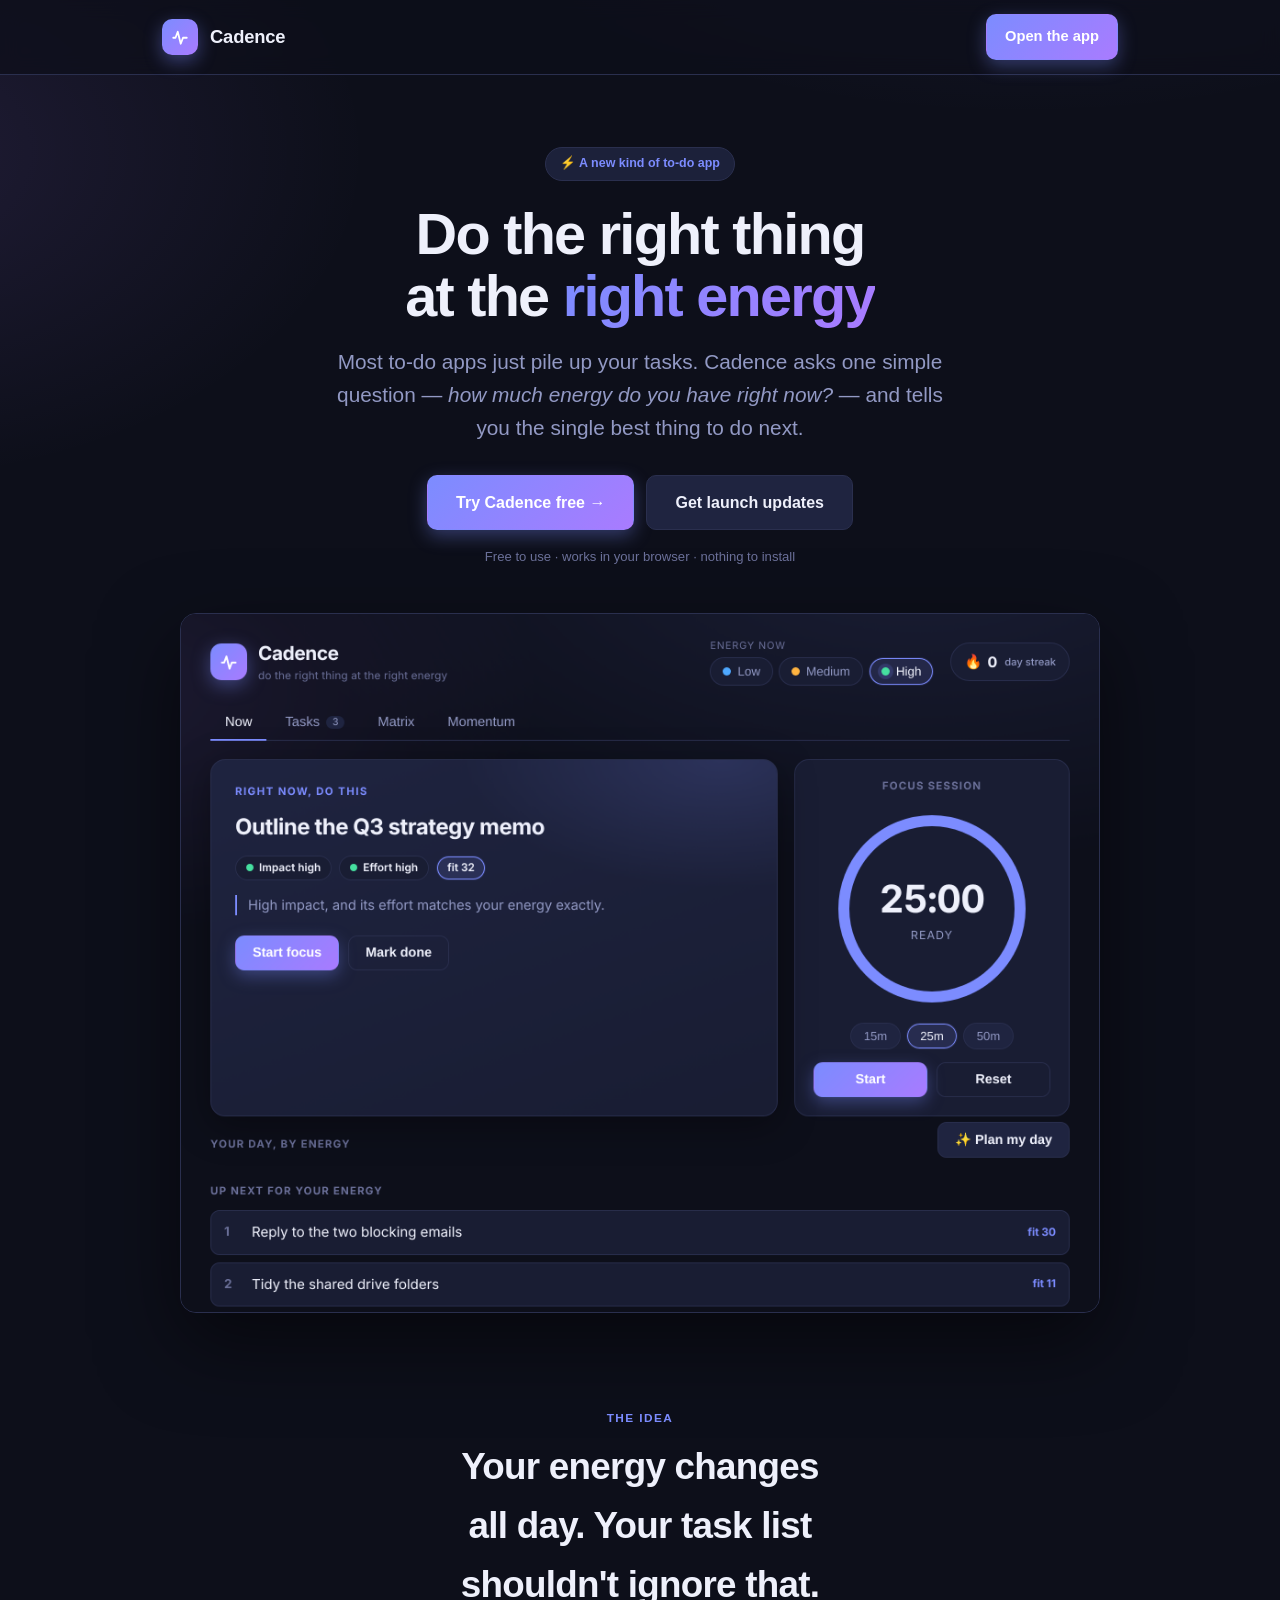
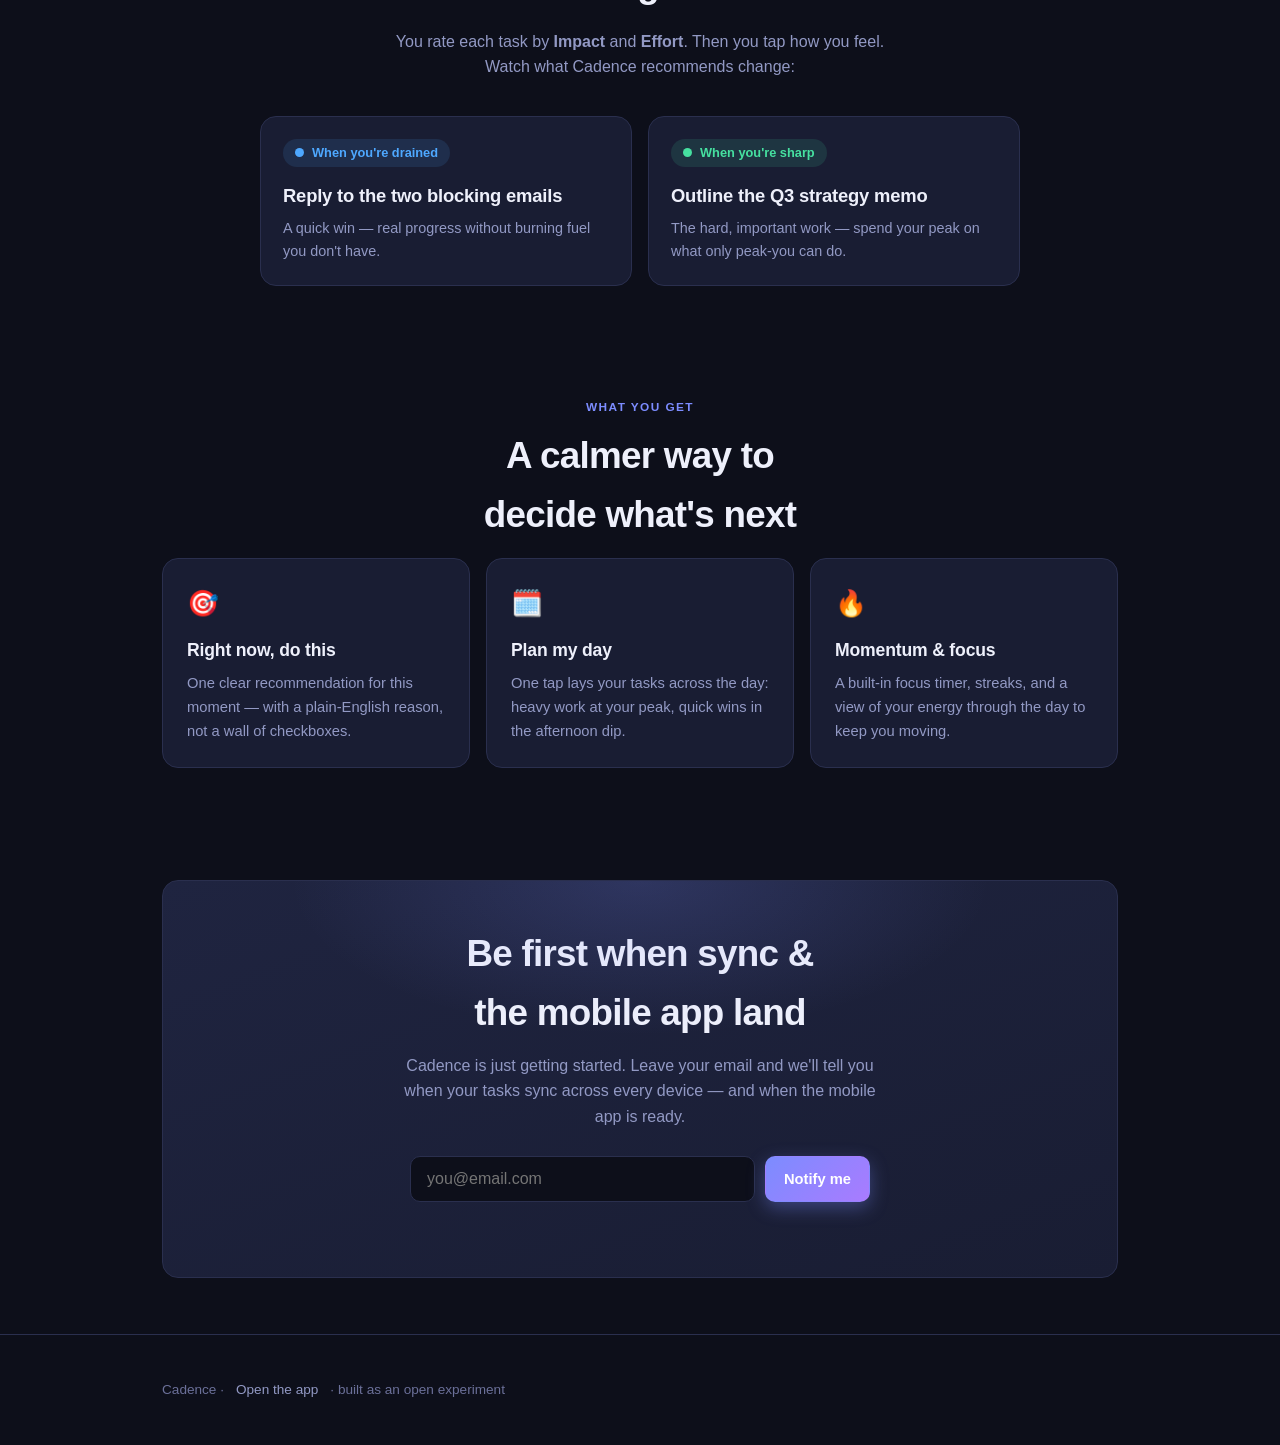
<file: index.html>
<!DOCTYPE html>
<html lang="en">
<head>
  <meta charset="UTF-8" />
  <meta name="viewport" content="width=device-width, initial-scale=1.0" />
  <title>Cadence — the to-do app that works with your energy</title>
  <meta name="description" content="Most to-do apps just list your tasks. Cadence tells you the single best thing to do right now, based on how much energy you have." />
  <style>
    :root {
      --bg: #0d0f1a; --surface: #191d33; --surface-2: #1f2440; --border: #2a2f4e;
      --text: #eef0fb; --muted: #9299c4; --faint: #6b7099;
      --accent: #7c8cff; --accent-2: #a97bff; --accent-soft: rgba(124,140,255,0.14);
      --low: #4ea8ff; --medium: #ffb340; --high: #46e0a0;
      --radius: 16px; --radius-sm: 10px;
    }
    * { box-sizing: border-box; margin: 0; padding: 0; }
    html { scroll-behavior: smooth; }
    body {
      font-family: -apple-system, BlinkMacSystemFont, "Segoe UI", Roboto, Helvetica, Arial, sans-serif;
      background:
        radial-gradient(1200px 700px at 80% -10%, rgba(124,140,255,0.14), transparent 60%),
        radial-gradient(900px 600px at -10% 5%, rgba(169,123,255,0.12), transparent 55%),
        var(--bg);
      color: var(--text); line-height: 1.6; -webkit-font-smoothing: antialiased;
    }
    .wrap { max-width: 1000px; margin: 0 auto; padding: 0 22px; }
    a { color: inherit; }

    /* Header */
    header.site { position: sticky; top: 0; z-index: 10; backdrop-filter: blur(10px);
      background: rgba(13,15,26,0.7); border-bottom: 1px solid var(--border); }
    .site .wrap { display: flex; align-items: center; gap: 12px; padding-top: 14px; padding-bottom: 14px; }
    .logo { display: grid; place-items: center; width: 36px; height: 36px; border-radius: 10px; color: #fff;
      background: linear-gradient(135deg, var(--accent), var(--accent-2)); box-shadow: 0 6px 18px rgba(124,140,255,0.4); }
    .brandname { font-weight: 700; font-size: 1.15rem; letter-spacing: -0.01em; margin-right: auto; }
    .btn { display: inline-block; border: 1px solid var(--border); background: var(--surface-2); color: var(--text);
      padding: 10px 18px; border-radius: var(--radius-sm); font-size: 0.92rem; font-weight: 600; cursor: pointer;
      text-decoration: none; transition: all 0.15s; }
    .btn:hover { border-color: var(--accent); }
    .btn.primary { background: linear-gradient(135deg, var(--accent), var(--accent-2)); border-color: transparent; color: #fff;
      box-shadow: 0 6px 18px rgba(124,140,255,0.35); }
    .btn.primary:hover { filter: brightness(1.08); }
    .btn.lg { padding: 14px 28px; font-size: 1rem; }

    /* Hero */
    .hero { padding: 72px 0 40px; text-align: center; }
    .eyebrow { display: inline-flex; align-items: center; gap: 8px; font-size: 0.78rem; font-weight: 600;
      color: var(--accent); background: var(--accent-soft); border: 1px solid var(--border);
      padding: 6px 14px; border-radius: 999px; margin-bottom: 22px; }
    .hero h1 { font-size: clamp(2.1rem, 6vw, 3.6rem); line-height: 1.08; letter-spacing: -0.03em; text-wrap: balance;
      max-width: 16ch; margin: 0 auto 18px; }
    .hero h1 .grad { background: linear-gradient(120deg, var(--accent), var(--accent-2)); -webkit-background-clip: text;
      background-clip: text; -webkit-text-fill-color: transparent; }
    .hero p.sub { font-size: clamp(1.05rem, 2.4vw, 1.3rem); color: var(--muted); max-width: 54ch; margin: 0 auto 30px; }
    .hero-cta { display: flex; gap: 12px; justify-content: center; flex-wrap: wrap; }
    .hero-note { font-size: 0.82rem; color: var(--faint); margin-top: 16px; }

    .shot { margin: 46px auto 0; max-width: 920px; border-radius: var(--radius); overflow: hidden;
      border: 1px solid var(--border); box-shadow: 0 30px 80px rgba(0,0,0,0.5); display: block; }
    .shot img { width: 100%; display: block; }

    /* Sections */
    section { padding: 56px 0; }
    .section-label { text-align: center; font-size: 0.74rem; text-transform: uppercase; letter-spacing: 0.12em;
      color: var(--accent); font-weight: 700; margin-bottom: 10px; }
    h2 { text-align: center; font-size: clamp(1.6rem, 4vw, 2.3rem); letter-spacing: -0.02em; text-wrap: balance;
      max-width: 20ch; margin: 0 auto 14px; }
    .lead { text-align: center; color: var(--muted); max-width: 56ch; margin: 0 auto 36px; }

    /* Idea: energy demo */
    .energy-demo { display: grid; grid-template-columns: repeat(2, 1fr); gap: 16px; max-width: 760px; margin: 0 auto; }
    .ecard { background: var(--surface); border: 1px solid var(--border); border-radius: var(--radius); padding: 22px; }
    .ecard .lvl { display: inline-flex; align-items: center; gap: 8px; font-size: 0.8rem; font-weight: 700;
      padding: 4px 12px; border-radius: 999px; margin-bottom: 14px; }
    .ecard .dot { width: 9px; height: 9px; border-radius: 50%; }
    .ecard.low .lvl { color: var(--low); background: rgba(78,168,255,0.12); } .ecard.low .dot { background: var(--low); }
    .ecard.high .lvl { color: var(--high); background: rgba(70,224,160,0.12); } .ecard.high .dot { background: var(--high); }
    .ecard .pick { font-size: 1.15rem; font-weight: 700; letter-spacing: -0.01em; margin-bottom: 6px; }
    .ecard .why { font-size: 0.9rem; color: var(--muted); }

    /* Features */
    .features { display: grid; grid-template-columns: repeat(3, 1fr); gap: 16px; }
    .feat { background: var(--surface); border: 1px solid var(--border); border-radius: var(--radius); padding: 24px; }
    .feat .ic { font-size: 1.6rem; margin-bottom: 12px; }
    .feat h3 { font-size: 1.1rem; letter-spacing: -0.01em; margin-bottom: 8px; }
    .feat p { font-size: 0.92rem; color: var(--muted); }

    /* Signup */
    .signup { background: linear-gradient(160deg, var(--surface-2), var(--surface)); border: 1px solid var(--border);
      border-radius: var(--radius); padding: 44px 28px; text-align: center; position: relative; overflow: hidden; }
    .signup::before { content: ""; position: absolute; inset: 0;
      background: radial-gradient(500px 220px at 50% 0%, rgba(124,140,255,0.18), transparent 70%); pointer-events: none; }
    .signup h2 { margin-bottom: 10px; }
    .signup .lead { margin-bottom: 26px; }
    form.capture { display: flex; gap: 10px; max-width: 460px; margin: 0 auto; flex-wrap: wrap; justify-content: center; }
    form.capture input { flex: 1 1 240px; background: var(--bg); border: 1px solid var(--border); color: var(--text);
      padding: 13px 16px; border-radius: var(--radius-sm); font-size: 1rem; outline: none; }
    form.capture input:focus { border-color: var(--accent); }
    .form-msg { margin-top: 14px; font-size: 0.9rem; min-height: 1.2em; }
    .form-msg.ok { color: var(--high); } .form-msg.err { color: #ff7a85; }

    footer.site { border-top: 1px solid var(--border); padding: 30px 0; text-align: center; color: var(--faint); font-size: 0.85rem; }
    footer.site a { color: var(--muted); text-decoration: none; }
    footer.site a:hover { color: var(--text); }

    @media (max-width: 720px) {
      .energy-demo { grid-template-columns: 1fr; }
      .features { grid-template-columns: 1fr; }
    }
    @media (prefers-reduced-motion: reduce) { html { scroll-behavior: auto; } }
  </style>
</head>
<body>
  <header class="site">
    <div class="wrap">
      <span class="logo" aria-hidden="true">
        <svg viewBox="0 0 24 24" width="18" height="18" fill="none" stroke="currentColor" stroke-width="2.4" stroke-linecap="round" stroke-linejoin="round"><path d="M3 13h3l3-8 4 16 3-8h5"/></svg>
      </span>
      <span class="brandname">Cadence</span>
      <a class="btn primary" href="app.html">Open the app</a>
    </div>
  </header>

  <main>
    <section class="hero">
      <div class="wrap">
        <span class="eyebrow">⚡ A new kind of to-do app</span>
        <h1>Do the right thing at the <span class="grad">right energy</span></h1>
        <p class="sub">
          Most to-do apps just pile up your tasks. Cadence asks one simple question —
          <em>how much energy do you have right now?</em> — and tells you the single best thing to do next.
        </p>
        <div class="hero-cta">
          <a class="btn primary lg" href="app.html">Try Cadence free →</a>
          <a class="btn lg" href="#signup">Get launch updates</a>
        </div>
        <p class="hero-note">Free to use · works in your browser · nothing to install</p>

        <a class="shot" href="app.html" aria-label="Open the Cadence app">
          <img src="assets/cadence-hero.png" alt="The Cadence app recommending the best task for your current energy, with a focus timer" />
        </a>
      </div>
    </section>

    <section id="how">
      <div class="wrap">
        <div class="section-label">The idea</div>
        <h2>Your energy changes all day. Your task list shouldn't ignore that.</h2>
        <p class="lead">
          You rate each task by <strong>Impact</strong> and <strong>Effort</strong>. Then you tap how you feel.
          Watch what Cadence recommends change:
        </p>
        <div class="energy-demo">
          <div class="ecard low">
            <span class="lvl"><span class="dot"></span>When you're drained</span>
            <div class="pick">Reply to the two blocking emails</div>
            <div class="why">A quick win — real progress without burning fuel you don't have.</div>
          </div>
          <div class="ecard high">
            <span class="lvl"><span class="dot"></span>When you're sharp</span>
            <div class="pick">Outline the Q3 strategy memo</div>
            <div class="why">The hard, important work — spend your peak on what only peak-you can do.</div>
          </div>
        </div>
      </div>
    </section>

    <section id="features">
      <div class="wrap">
        <div class="section-label">What you get</div>
        <h2>A calmer way to decide what's next</h2>
        <div class="features">
          <div class="feat">
            <div class="ic">🎯</div>
            <h3>Right now, do this</h3>
            <p>One clear recommendation for this moment — with a plain-English reason, not a wall of checkboxes.</p>
          </div>
          <div class="feat">
            <div class="ic">🗓️</div>
            <h3>Plan my day</h3>
            <p>One tap lays your tasks across the day: heavy work at your peak, quick wins in the afternoon dip.</p>
          </div>
          <div class="feat">
            <div class="ic">🔥</div>
            <h3>Momentum &amp; focus</h3>
            <p>A built-in focus timer, streaks, and a view of your energy through the day to keep you moving.</p>
          </div>
        </div>
      </div>
    </section>

    <section id="signup">
      <div class="wrap">
        <div class="signup">
          <h2>Be first when sync &amp; the mobile app land</h2>
          <p class="lead">Cadence is just getting started. Leave your email and we'll tell you when your tasks
            sync across every device — and when the mobile app is ready.</p>
          <form class="capture" id="signup-form" novalidate>
            <input type="email" id="email" name="email" placeholder="you@email.com" aria-label="Email address" required />
            <button class="btn primary" type="submit">Notify me</button>
          </form>
          <p class="form-msg" id="form-msg" role="status" aria-live="polite"></p>
        </div>
      </div>
    </section>
  </main>

  <footer class="site">
    <div class="wrap">
      Cadence · <a href="app.html">Open the app</a> · built as an open experiment
    </div>
  </footer>

  <script>
    /* ---- Email capture ----
       To collect real emails, create a FREE Formspree form (https://formspree.io),
       copy your form's endpoint, and paste it between the quotes below.
       Until then, the form confirms politely but nothing is stored. */
    const FORM_ENDPOINT = ""; // e.g. "https://formspree.io/f/abcdwxyz"

    const form = document.getElementById("signup-form");
    const msg = document.getElementById("form-msg");
    const emailInput = document.getElementById("email");

    function setMsg(text, kind) {
      msg.textContent = text;
      msg.className = "form-msg" + (kind ? " " + kind : "");
    }

    form.addEventListener("submit", async (e) => {
      e.preventDefault();
      const email = emailInput.value.trim();
      if (!/^[^@\s]+@[^@\s]+\.[^@\s]+$/.test(email)) {
        setMsg("That doesn't look like an email — mind checking it?", "err");
        return;
      }
      if (!FORM_ENDPOINT) {
        // Not wired up yet — be honest in dev, friendly to visitors.
        setMsg("Thanks! You're on the list. 🎉", "ok");
        form.reset();
        return;
      }
      setMsg("Signing you up…", "");
      try {
        const res = await fetch(FORM_ENDPOINT, {
          method: "POST",
          headers: { "Accept": "application/json", "Content-Type": "application/json" },
          body: JSON.stringify({ email }),
        });
        if (res.ok) {
          setMsg("You're on the list — thanks! 🎉", "ok");
          form.reset();
        } else {
          setMsg("Something went wrong. Please try again in a moment.", "err");
        }
      } catch (err) {
        setMsg("Couldn't reach the server. Please try again.", "err");
      }
    });
  </script>
</body>
</html>
</file>
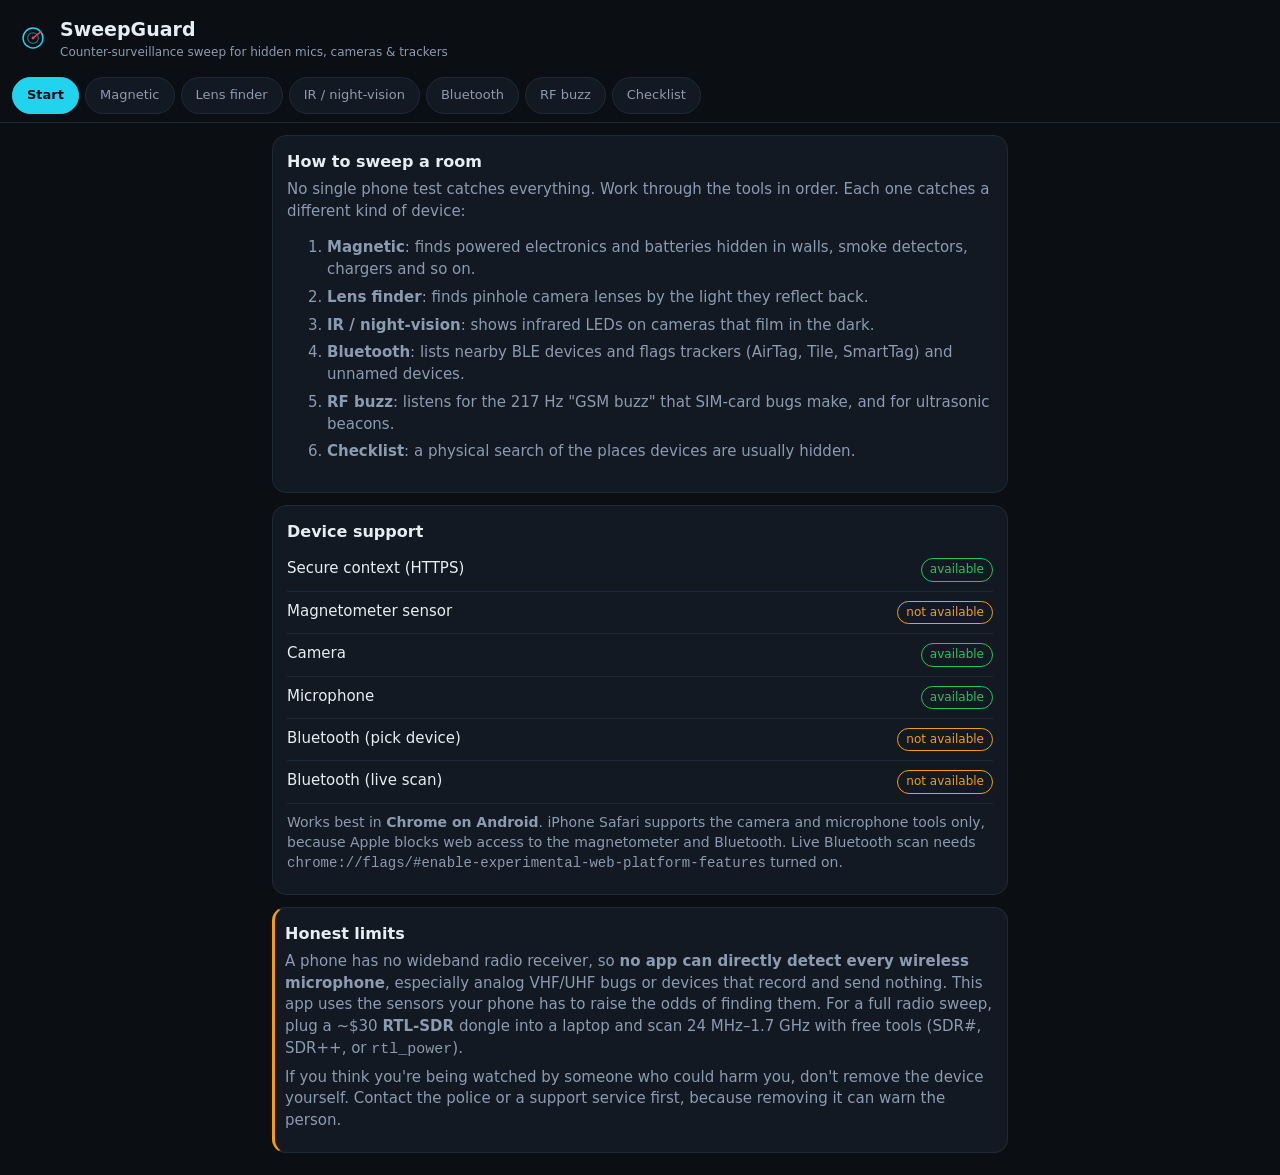
<file: sweep/index.html>
<!DOCTYPE html>
<html lang="en">
<head>
<meta charset="utf-8">
<meta name="viewport" content="width=device-width,initial-scale=1,viewport-fit=cover">
<meta name="theme-color" content="#0b0f14">
<title>SweepGuard – Hidden Device Detector</title>
<link rel="manifest" href="manifest.webmanifest">
<link rel="icon" href="icon.svg">
<style>
:root{--bg:#0b0f14;--card:#121922;--line:#1f2a36;--tx:#e6edf3;--mut:#8b9bb0;--acc:#22d3ee;--bad:#f43f5e;--warn:#f59e0b;--ok:#22c55e}
*{box-sizing:border-box}
body{margin:0;font:15px/1.45 system-ui,-apple-system,Segoe UI,Roboto,sans-serif;background:var(--bg);color:var(--tx);padding-bottom:env(safe-area-inset-bottom)}
header{padding:16px 16px 8px;display:flex;align-items:center;gap:10px}
header img{width:34px;height:34px}
header h1{font-size:19px;margin:0}
header small{color:var(--mut);display:block;font-weight:400;font-size:12px}
nav{display:flex;gap:6px;overflow-x:auto;padding:8px 12px;position:sticky;top:0;background:var(--bg);z-index:5;border-bottom:1px solid var(--line)}
nav button{flex:0 0 auto;background:var(--card);color:var(--mut);border:1px solid var(--line);border-radius:999px;padding:8px 14px;font:inherit;font-size:13px}
nav button.on{color:#001018;background:var(--acc);border-color:var(--acc);font-weight:600}
main{padding:12px;max-width:760px;margin:auto}
section{display:none}section.on{display:block}
.card{background:var(--card);border:1px solid var(--line);border-radius:14px;padding:14px;margin-bottom:12px}
.card h2{font-size:16px;margin:0 0 6px}
.card p,.card li{color:var(--mut);margin:6px 0}
.btn{background:var(--acc);color:#001018;border:0;border-radius:10px;padding:11px 16px;font:inherit;font-weight:600;cursor:pointer}
.btn.sec{background:transparent;color:var(--tx);border:1px solid var(--line)}
.btn:disabled{opacity:.4}
.row{display:flex;gap:8px;flex-wrap:wrap;align-items:center}
.big{font-size:44px;font-weight:700;font-variant-numeric:tabular-nums;line-height:1}
.unit{font-size:14px;color:var(--mut);font-weight:400}
.meter{height:14px;background:#0a1118;border-radius:8px;overflow:hidden;border:1px solid var(--line);margin:10px 0}
.meter>div{height:100%;width:0;background:linear-gradient(90deg,var(--ok),var(--warn),var(--bad));transition:width .1s}
canvas,video{width:100%;border-radius:10px;background:#000;display:block}
.vwrap{position:relative}
.vwrap canvas{position:absolute;inset:0;height:100%;background:transparent}
.pill{display:inline-block;padding:2px 8px;border-radius:999px;font-size:12px;border:1px solid var(--line);color:var(--mut)}
.pill.bad{color:var(--bad);border-color:var(--bad)}.pill.warn{color:var(--warn);border-color:var(--warn)}.pill.ok{color:var(--ok);border-color:var(--ok)}
.status{font-size:13px;color:var(--mut);margin-top:8px;min-height:1.2em}
.dev{display:flex;justify-content:space-between;gap:8px;padding:9px 0;border-bottom:1px solid var(--line)}
.dev:last-child{border:0}
.dev b{display:block}.dev small{color:var(--mut)}
label.ck{display:flex;gap:10px;align-items:flex-start;padding:7px 0;color:var(--tx)}
label.ck input{margin-top:3px;width:18px;height:18px;accent-color:var(--acc)}
input[type=range]{width:100%;accent-color:var(--acc)}
.warnbox{border-left:3px solid var(--warn);padding-left:10px}
a{color:var(--acc)}
</style>
</head>
<body>
<header><img src="icon.svg" alt=""><h1>SweepGuard<small>Counter-surveillance sweep for hidden mics, cameras & trackers</small></h1></header>
<nav id="tabs">
  <button data-t="home" class="on">Start</button>
  <button data-t="mag">Magnetic</button>
  <button data-t="lens">Lens finder</button>
  <button data-t="ir">IR / night-vision</button>
  <button data-t="ble">Bluetooth</button>
  <button data-t="audio">RF buzz</button>
  <button data-t="check">Checklist</button>
</nav>
<main>

<!-- HOME -->
<section id="home" class="on">
  <div class="card">
    <h2>How to sweep a room</h2>
    <p>No single phone test catches everything. Work through the tools in order. Each one catches a different kind of device:</p>
    <ol>
      <li><b>Magnetic</b>: finds powered electronics and batteries hidden in walls, smoke detectors, chargers and so on.</li>
      <li><b>Lens finder</b>: finds pinhole camera lenses by the light they reflect back.</li>
      <li><b>IR / night-vision</b>: shows infrared LEDs on cameras that film in the dark.</li>
      <li><b>Bluetooth</b>: lists nearby BLE devices and flags trackers (AirTag, Tile, SmartTag) and unnamed devices.</li>
      <li><b>RF buzz</b>: listens for the 217 Hz "GSM buzz" that SIM-card bugs make, and for ultrasonic beacons.</li>
      <li><b>Checklist</b>: a physical search of the places devices are usually hidden.</li>
    </ol>
  </div>
  <div class="card">
    <h2>Device support</h2>
    <div id="support"></div>
  </div>
  <div class="card warnbox">
    <h2>Honest limits</h2>
    <p>A phone has no wideband radio receiver, so <b>no app can directly detect every wireless microphone</b>, especially analog VHF/UHF bugs or devices that record and send nothing. This app uses the sensors your phone has to raise the odds of finding them. For a full radio sweep, plug a ~$30 <b>RTL-SDR</b> dongle into a laptop and scan 24 MHz–1.7 GHz with free tools (SDR#, SDR++, or <code>rtl_power</code>).</p>
    <p>If you think you're being watched by someone who could harm you, don't remove the device yourself. Contact the police or a support service first, because removing it can warn the person.</p>
  </div>
</section>

<!-- MAGNETIC -->
<section id="mag">
  <div class="card">
    <h2>Magnetic / electronics detector</h2>
    <p>Calibrate away from metal, then move the top of your phone slowly (5–10 cm away) over outlets, vents, clocks, smoke detectors, USB chargers, lamps and furniture. A sharp spike where nothing obvious should be is worth a closer look.</p>
    <div class="row"><button class="btn" id="magStart">Start</button><button class="btn sec" id="magCal" disabled>Calibrate (zero)</button><label class="row"><input type="checkbox" id="magSound" checked> Sound</label></div>
    <div style="margin-top:14px"><span class="big" id="magVal">--</span> <span class="unit">µT change</span> <span id="magFlag"></span></div>
    <div class="meter"><div id="magBar"></div></div>
    <div class="unit">Total field: <span id="magTot">--</span> µT · Earth's field is normally 25–65 µT</div>
    <canvas id="magChart" height="120" style="margin-top:10px"></canvas>
    <div class="status" id="magStatus"></div>
  </div>
</section>

<!-- LENS -->
<section id="lens">
  <div class="card">
    <h2>Pinhole camera lens finder</h2>
    <p>Turn off the room lights. Start the scan (the flashlight turns on if your phone allows it, otherwise hold a second torch next to the camera). Sweep slowly. Camera lenses reflect light straight back as a <b>small, sharp, steady glint</b>, often blue or purple. Red circles mark candidate spots. Move a little: a real lens stays bright, a random reflection flickers away.</p>
    <div class="row"><button class="btn" id="lensStart">Start scan</button><button class="btn sec" id="lensTorch" disabled>Torch</button></div>
    <label style="display:block;margin-top:10px" class="unit">Sensitivity <input type="range" id="lensSens" min="200" max="254" value="245"></label>
    <div class="vwrap" style="margin-top:10px"><video id="lensVid" playsinline muted></video><canvas id="lensOv"></canvas></div>
    <div class="status" id="lensStatus"></div>
  </div>
</section>

<!-- IR -->
<section id="ir">
  <div class="card">
    <h2>Infrared / night-vision camera check</h2>
    <p>Cameras that film in the dark light the room with infrared LEDs your eyes can't see, but many phone cameras can. <b>Test first:</b> point a TV remote at the camera and press a button. If you see the LED flash, that camera sees IR. Front cameras often see it better than rear ones.</p>
    <p>Then, in a dark room, sweep the room. Glowing purple or white dots, often in a ring, mean IR LEDs.</p>
    <div class="row"><button class="btn" id="irFront">Front camera</button><button class="btn sec" id="irBack">Rear camera</button></div>
    <div class="vwrap" style="margin-top:10px"><video id="irVid" playsinline muted></video><canvas id="irOv"></canvas></div>
    <div class="status" id="irStatus"></div>
  </div>
</section>

<!-- BLE -->
<section id="ble">
  <div class="card">
    <h2>Bluetooth device &amp; tracker scan</h2>
    <p>Lists nearby Bluetooth Low Energy devices with signal strength. It flags trackers (AirTag/Find My, Tile, Samsung SmartTag, Chipolo) and devices that hide their name. Walk around: a <b>stronger signal (closer to 0 dBm)</b> means you're getting closer.</p>
    <div class="row"><button class="btn" id="bleScan">Live scan</button><button class="btn sec" id="blePick">Pick a device</button><button class="btn sec" id="bleStop" disabled>Stop</button></div>
    <div class="status" id="bleStatus"></div>
    <div id="bleList" style="margin-top:8px"></div>
  </div>
  <div class="card">
    <h2>Also check</h2>
    <p><b>iPhone:</b> Settings → Privacy &amp; Security → Safety Check, and Find My → Items → "Identify Found Item". iOS warns you about unknown AirTags travelling with you.</p>
    <p><b>Android:</b> Settings → Safety &amp; emergency → Unknown tracker alerts → <i>Scan now</i>.</p>
    <p><b>Wi-Fi cameras:</b> use the free <b>Fing</b> app on the room's Wi-Fi and look for devices named like "IPCam", "Espressif", "HiSilicon" or unknown makers.</p>
  </div>
</section>

<!-- AUDIO -->
<section id="audio">
  <div class="card">
    <h2>RF buzz &amp; ultrasonic listener</h2>
    <p>GSM/SIM-card bugs make a "dit-dit-dit" buzz at <b>217 Hz</b> in nearby speakers and microphones when they transmit. Some trackers use <b>ultrasonic beacons (18–22 kHz)</b>. Hold the phone near suspicious objects in a quiet room. To provoke a bug, call or text the room's number, or stay quiet for a while then talk, since many bugs are voice-activated.</p>
    <div class="row"><button class="btn" id="audStart">Start listening</button></div>
    <div class="row" style="margin-top:12px;gap:16px">
      <div>217 Hz buzz <span id="gsmFlag" class="pill">--</span></div>
      <div>Ultrasonic <span id="usFlag" class="pill">--</span></div>
    </div>
    <canvas id="audChart" height="160" style="margin-top:10px"></canvas>
    <div class="status" id="audStatus"></div>
  </div>
</section>

<!-- CHECKLIST -->
<section id="check">
  <div class="card">
    <h2>Physical sweep checklist</h2>
    <p>Most hidden devices are found by hand. Ticks are saved on this device.</p>
    <div id="ckList"></div>
    <div class="row" style="margin-top:10px"><span id="ckProg" class="pill">0%</span><button class="btn sec" id="ckReset">Reset</button></div>
  </div>
</section>

</main>
<script src="app.js"></script>
</body>
</html>
</file>
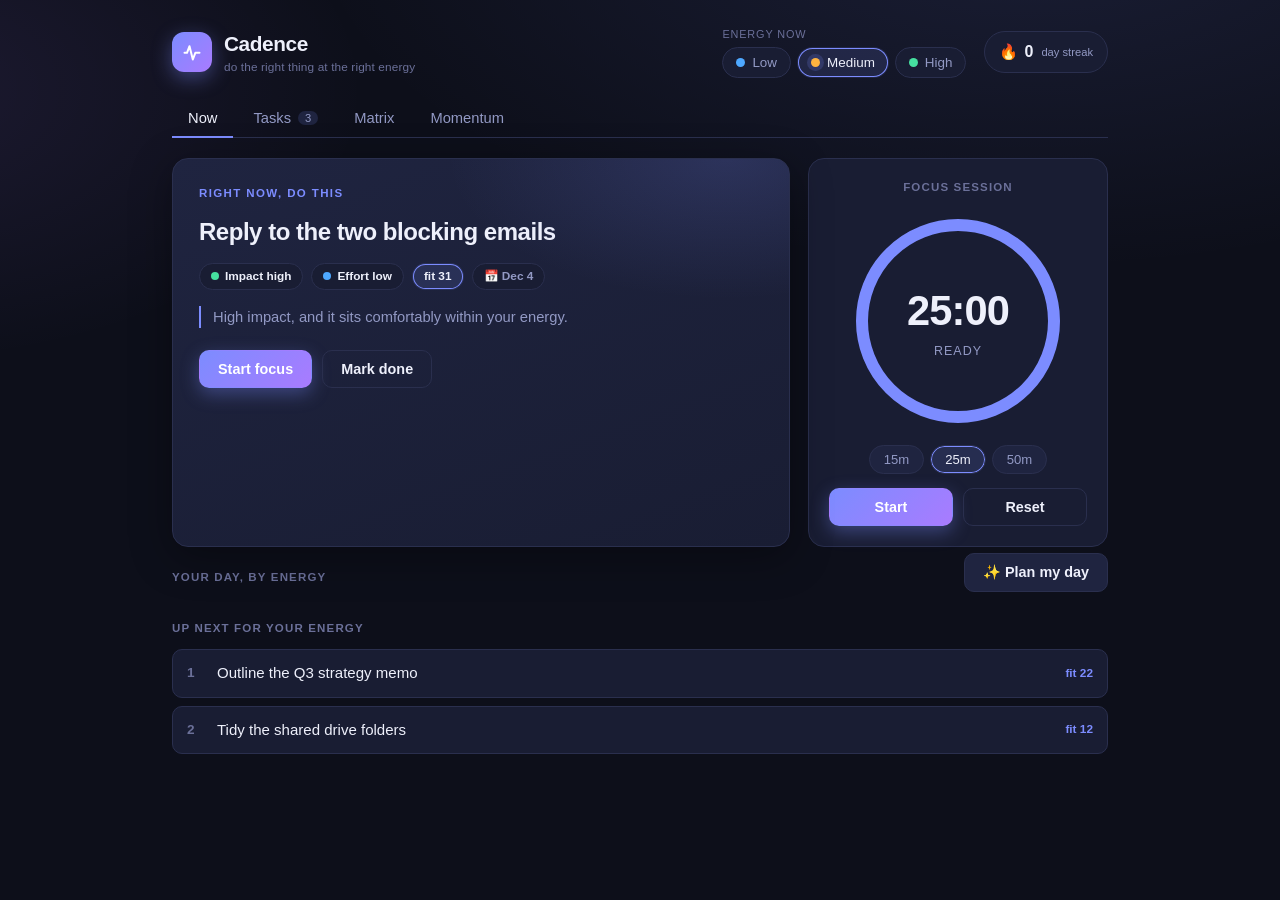
<file: app.html>
<!DOCTYPE html>
<html lang="en">
<head>
  <meta charset="UTF-8" />
  <meta name="viewport" content="width=device-width, initial-scale=1.0" />
  <title>Cadence — do the right thing at the right energy</title>
  <link rel="stylesheet" href="styles.css" />
</head>
<body>
  <div class="app">
    <!-- Top bar -->
    <header class="topbar">
      <div class="brand">
        <span class="logo" aria-hidden="true">
          <svg viewBox="0 0 24 24" width="20" height="20" fill="none" stroke="currentColor" stroke-width="2.4" stroke-linecap="round" stroke-linejoin="round">
            <path d="M3 13h3l3-8 4 16 3-8h5" />
          </svg>
        </span>
        <div>
          <h1>Cadence</h1>
          <p class="tagline">do the right thing at the right energy</p>
        </div>
      </div>

      <div class="energy-picker" role="group" aria-label="Current energy level">
        <span class="energy-label">Energy now</span>
        <div class="energy-buttons">
          <button class="energy-btn" data-energy="1" title="Low energy — drained, foggy">
            <span class="dot"></span>Low
          </button>
          <button class="energy-btn" data-energy="2" title="Medium energy — steady">
            <span class="dot"></span>Medium
          </button>
          <button class="energy-btn" data-energy="3" title="High energy — sharp, focused">
            <span class="dot"></span>High
          </button>
        </div>
      </div>

      <div class="momentum-chip" title="Focus sessions completed today">
        <span class="flame" aria-hidden="true">🔥</span>
        <span id="streak-count">0</span><span class="chip-unit">day streak</span>
      </div>
    </header>

    <!-- Tabs -->
    <nav class="tabs" aria-label="Views">
      <button class="tab active" data-tab="now">Now</button>
      <button class="tab" data-tab="tasks">Tasks<span class="tab-count" id="tab-count">0</span></button>
      <button class="tab" data-tab="matrix">Matrix</button>
      <button class="tab" data-tab="momentum">Momentum</button>
    </nav>

    <!-- NOW -->
    <section class="panel active" id="panel-now">
      <div class="now-grid">
        <div class="recommend-card" id="recommend-card">
          <div class="rc-eyebrow">Right now, do this</div>
          <div id="rc-body">
            <!-- filled by JS -->
          </div>
        </div>

        <div class="focus-card">
          <div class="focus-title">Focus session</div>
          <div class="ring-wrap">
            <svg class="ring" viewBox="0 0 220 220" width="220" height="220">
              <circle class="ring-track" cx="110" cy="110" r="96" />
              <circle class="ring-progress" id="ring-progress" cx="110" cy="110" r="96"
                      transform="rotate(-90 110 110)" />
            </svg>
            <div class="ring-center">
              <div class="ring-time" id="ring-time">25:00</div>
              <div class="ring-sub" id="ring-sub">ready</div>
            </div>
          </div>
          <div class="presets" role="group" aria-label="Session length">
            <button class="preset" data-min="15">15m</button>
            <button class="preset active" data-min="25">25m</button>
            <button class="preset" data-min="50">50m</button>
          </div>
          <div class="focus-controls">
            <button class="btn primary" id="timer-toggle">Start</button>
            <button class="btn ghost" id="timer-reset">Reset</button>
          </div>
        </div>
      </div>

      <div class="dayplan">
        <div class="dayplan-head">
          <span class="section-head dayplan-title">Your day, by energy</span>
          <button class="btn" id="plan-btn">✨ Plan my day</button>
        </div>
        <div id="plan-output" class="plan-output"></div>
      </div>

      <div class="shortlist">
        <div class="section-head">Up next for your energy</div>
        <ul id="shortlist-list" class="shortlist-list"></ul>
      </div>
    </section>

    <!-- TASKS -->
    <section class="panel" id="panel-tasks">
      <form id="task-form" class="task-form" autocomplete="off">
        <input id="task-input" class="task-input" type="text"
               placeholder="What needs doing?" aria-label="Task title" required />
        <div class="rating">
          <label>Impact
            <select id="task-impact" aria-label="Impact">
              <option value="1">Low</option>
              <option value="2" selected>Medium</option>
              <option value="3">High</option>
            </select>
          </label>
          <label>Effort
            <select id="task-effort" aria-label="Effort">
              <option value="1">Light</option>
              <option value="2" selected>Moderate</option>
              <option value="3">Heavy</option>
            </select>
          </label>
          <label>Due
            <input id="task-due" type="date" aria-label="Due date" />
          </label>
        </div>
        <button type="submit" class="btn primary">Add</button>
      </form>

      <div class="filter-row">
        <button class="chip-btn active" data-filter="active">Active</button>
        <button class="chip-btn" data-filter="all">All</button>
        <button class="chip-btn" data-filter="done">Done</button>
        <span class="spacer"></span>
        <span class="hint">Sorted by fit for your current energy</span>
      </div>

      <ul id="task-list" class="task-list"></ul>
      <div id="tasks-empty" class="empty hidden">
        <div class="empty-emoji">🌱</div>
        <p>No tasks yet. Add one above to get moving.</p>
      </div>
    </section>

    <!-- MATRIX -->
    <section class="panel" id="panel-matrix">
      <div class="section-head">Impact × Effort</div>
      <p class="hint">Every active task, plotted. Aim for the top-left. Click a dot to focus it.</p>
      <div class="matrix-wrap">
        <svg id="matrix-svg" viewBox="0 0 480 420" class="matrix"></svg>
        <div class="matrix-tip" id="matrix-tip" hidden></div>
      </div>
    </section>

    <!-- MOMENTUM -->
    <section class="panel" id="panel-momentum">
      <div class="stat-row">
        <div class="stat">
          <div class="stat-num" id="stat-today">0</div>
          <div class="stat-label">focus sessions today</div>
        </div>
        <div class="stat">
          <div class="stat-num" id="stat-total">0</div>
          <div class="stat-label">sessions all-time</div>
        </div>
        <div class="stat">
          <div class="stat-num" id="stat-done">0</div>
          <div class="stat-label">tasks completed</div>
        </div>
      </div>

      <div class="insight" id="insight"></div>

      <div class="section-head">Last 7 days</div>
      <div class="bars" id="bars"></div>

      <div class="section-head">Your energy today</div>
      <svg id="energy-spark" class="energy-spark" viewBox="0 0 480 90"></svg>
      <p class="hint" id="energy-hint">No energy logged yet today — tap an energy level up top.</p>
    </section>

    <div class="toast" id="toast" role="status" aria-live="polite"></div>
    <canvas class="confetti" id="confetti" aria-hidden="true"></canvas>
  </div>

  <script src="app.js"></script>
</body>
</html>
</file>
<file: styles.css>
:root {
  --bg: #0d0f1a;
  --bg-soft: #14172a;
  --surface: #191d33;
  --surface-2: #1f2440;
  --border: #2a2f4e;
  --text: #eef0fb;
  --muted: #9299c4;
  --faint: #6b7099;

  --accent: #7c8cff;
  --accent-2: #a97bff;
  --accent-soft: rgba(124, 140, 255, 0.14);

  --low: #4ea8ff;      /* low energy / low value */
  --medium: #ffb340;   /* medium */
  --high: #46e0a0;     /* high */
  --danger: #ff5d6c;

  --shadow: 0 10px 40px rgba(0, 0, 0, 0.35);
  --radius: 16px;
  --radius-sm: 10px;
}

* { box-sizing: border-box; margin: 0; padding: 0; }

body {
  font-family: -apple-system, BlinkMacSystemFont, "Segoe UI", Roboto, Helvetica, Arial, sans-serif;
  background:
    radial-gradient(1200px 600px at 80% -10%, rgba(124,140,255,0.12), transparent 60%),
    radial-gradient(900px 500px at -10% 10%, rgba(169,123,255,0.10), transparent 55%),
    var(--bg);
  color: var(--text);
  line-height: 1.5;
  -webkit-font-smoothing: antialiased;
  min-height: 100vh;
}

.app { max-width: 980px; margin: 0 auto; padding: 26px 22px 60px; }

/* Topbar */
.topbar {
  display: flex; align-items: center; gap: 18px;
  flex-wrap: wrap; margin-bottom: 22px;
}
.brand { display: flex; align-items: center; gap: 12px; margin-right: auto; }
.logo {
  display: grid; place-items: center; width: 40px; height: 40px;
  border-radius: 12px; color: #fff;
  background: linear-gradient(135deg, var(--accent), var(--accent-2));
  box-shadow: 0 6px 20px rgba(124,140,255,0.4);
}
.brand h1 { font-size: 1.3rem; letter-spacing: -0.02em; }
.tagline { font-size: 0.74rem; color: var(--faint); letter-spacing: 0.01em; }

.energy-picker { display: flex; flex-direction: column; gap: 5px; }
.energy-label { font-size: 0.68rem; color: var(--faint); text-transform: uppercase; letter-spacing: 0.08em; }
.energy-buttons { display: flex; gap: 6px; }
.energy-btn {
  display: flex; align-items: center; gap: 7px;
  background: var(--surface); border: 1px solid var(--border);
  color: var(--muted); padding: 7px 13px; border-radius: 999px;
  font-size: 0.84rem; cursor: pointer; transition: all 0.15s;
}
.energy-btn .dot { width: 9px; height: 9px; border-radius: 50%; background: var(--faint); transition: all 0.15s; }
.energy-btn[data-energy="1"] .dot { background: var(--low); }
.energy-btn[data-energy="2"] .dot { background: var(--medium); }
.energy-btn[data-energy="3"] .dot { background: var(--high); }
.energy-btn:hover { border-color: var(--accent); color: var(--text); }
.energy-btn.active {
  color: var(--text); border-color: transparent;
  background: var(--accent-soft); box-shadow: inset 0 0 0 1px var(--accent);
}
.energy-btn.active .dot { box-shadow: 0 0 0 4px rgba(124,140,255,0.18); }

.momentum-chip {
  display: flex; align-items: center; gap: 6px;
  background: var(--surface); border: 1px solid var(--border);
  padding: 8px 14px; border-radius: 999px; font-weight: 700; font-size: 1rem;
}
.momentum-chip .chip-unit { font-size: 0.7rem; color: var(--muted); font-weight: 500; margin-left: 2px; }
.flame { font-size: 0.95rem; }

/* Tabs */
.tabs { display: flex; gap: 4px; margin-bottom: 20px; border-bottom: 1px solid var(--border); }
.tab {
  background: none; border: none; color: var(--muted);
  padding: 10px 16px; font-size: 0.92rem; cursor: pointer;
  border-bottom: 2px solid transparent; margin-bottom: -1px;
  display: flex; align-items: center; gap: 7px; transition: color 0.15s;
}
.tab:hover { color: var(--text); }
.tab.active { color: var(--text); border-bottom-color: var(--accent); }
.tab-count {
  font-size: 0.7rem; background: var(--surface-2); color: var(--muted);
  padding: 1px 7px; border-radius: 999px;
}

/* Panels */
.panel { display: none; animation: fade 0.25s ease; }
.panel.active { display: block; }
@keyframes fade { from { opacity: 0; transform: translateY(4px); } to { opacity: 1; transform: none; } }

.section-head {
  font-size: 0.72rem; text-transform: uppercase; letter-spacing: 0.1em;
  color: var(--faint); margin: 22px 0 12px; font-weight: 700;
}
.hint { font-size: 0.82rem; color: var(--muted); }

/* NOW */
.now-grid { display: grid; grid-template-columns: 1fr 300px; gap: 18px; }

.recommend-card {
  background: linear-gradient(160deg, var(--surface-2), var(--surface));
  border: 1px solid var(--border); border-radius: var(--radius);
  padding: 26px; box-shadow: var(--shadow); position: relative; overflow: hidden;
}
.recommend-card::before {
  content: ""; position: absolute; inset: 0;
  background: radial-gradient(400px 200px at 90% 0%, rgba(124,140,255,0.16), transparent 70%);
  pointer-events: none;
}
.rc-eyebrow {
  font-size: 0.72rem; text-transform: uppercase; letter-spacing: 0.12em;
  color: var(--accent); font-weight: 700; margin-bottom: 14px;
}
.rc-task-title { font-size: 1.5rem; font-weight: 700; letter-spacing: -0.02em; line-height: 1.25; }
.rc-badges { display: flex; gap: 8px; margin: 16px 0; flex-wrap: wrap; }
.rc-reason {
  font-size: 0.92rem; color: var(--muted); margin-bottom: 22px;
  padding-left: 12px; border-left: 2px solid var(--accent);
}
.rc-actions { display: flex; gap: 10px; }
.rc-empty { color: var(--muted); font-size: 1rem; padding: 10px 0 4px; }

.badge {
  font-size: 0.74rem; padding: 4px 11px; border-radius: 999px; font-weight: 600;
  display: inline-flex; align-items: center; gap: 6px;
  background: var(--surface); border: 1px solid var(--border);
}
.badge .dot { width: 8px; height: 8px; border-radius: 50%; }
.badge.impact-3 .dot, .badge.effort-3 .dot { background: var(--high); }
.badge.impact-2 .dot, .badge.effort-2 .dot { background: var(--medium); }
.badge.impact-1 .dot, .badge.effort-1 .dot { background: var(--low); }
.badge.fit { background: var(--accent-soft); border-color: transparent; box-shadow: inset 0 0 0 1px var(--accent); color: var(--text); }
.badge.due { color: var(--muted); }
.badge.due.overdue { color: var(--danger); box-shadow: inset 0 0 0 1px var(--danger); }

/* Focus card */
.focus-card {
  background: var(--surface); border: 1px solid var(--border);
  border-radius: var(--radius); padding: 20px; text-align: center;
  display: flex; flex-direction: column; align-items: center; gap: 14px;
}
.focus-title { font-size: 0.72rem; text-transform: uppercase; letter-spacing: 0.1em; color: var(--faint); font-weight: 700; }
.ring-wrap { position: relative; width: 220px; height: 220px; }
.ring-track { fill: none; stroke: var(--surface-2); stroke-width: 12; }
.ring-progress {
  fill: none; stroke: var(--accent); stroke-width: 12; stroke-linecap: round;
  transition: stroke-dashoffset 0.5s linear;
}
.ring-center {
  position: absolute; inset: 0; display: flex; flex-direction: column;
  align-items: center; justify-content: center;
}
.ring-time { font-size: 2.6rem; font-weight: 700; letter-spacing: -0.02em; font-variant-numeric: tabular-nums; }
.ring-sub { font-size: 0.78rem; color: var(--muted); text-transform: uppercase; letter-spacing: 0.08em; }
.ring.running .ring-progress { stroke: var(--high); }

.presets { display: flex; gap: 6px; }
.preset {
  background: var(--surface-2); border: 1px solid var(--border); color: var(--muted);
  padding: 6px 14px; border-radius: 999px; font-size: 0.82rem; cursor: pointer; transition: all 0.15s;
}
.preset:hover { color: var(--text); }
.preset.active { background: var(--accent-soft); color: var(--text); box-shadow: inset 0 0 0 1px var(--accent); }
.focus-controls { display: flex; gap: 10px; width: 100%; }
.focus-controls .btn { flex: 1; }

/* Buttons */
.btn {
  border: 1px solid var(--border); background: var(--surface-2); color: var(--text);
  padding: 10px 18px; border-radius: var(--radius-sm); font-size: 0.9rem; font-weight: 600;
  cursor: pointer; transition: all 0.15s;
}
.btn:hover { border-color: var(--accent); }
.btn.primary {
  background: linear-gradient(135deg, var(--accent), var(--accent-2));
  border-color: transparent; color: #fff;
  box-shadow: 0 6px 18px rgba(124,140,255,0.35);
}
.btn.primary:hover { filter: brightness(1.08); }
.btn.ghost { background: transparent; }
.btn:disabled { opacity: 0.4; cursor: not-allowed; }

/* Shortlist */
.shortlist-list { list-style: none; display: flex; flex-direction: column; gap: 8px; }
.shortlist-item {
  display: flex; align-items: center; gap: 12px;
  background: var(--surface); border: 1px solid var(--border);
  border-radius: var(--radius-sm); padding: 12px 14px; cursor: pointer; transition: all 0.15s;
}
.shortlist-item:hover { border-color: var(--accent); transform: translateX(2px); }
.shortlist-rank { color: var(--faint); font-weight: 700; font-size: 0.85rem; width: 18px; }
.shortlist-title { flex: 1; font-size: 0.94rem; }
.shortlist-fit { font-size: 0.74rem; color: var(--accent); font-weight: 700; }

/* Task form */
.task-form {
  background: var(--surface); border: 1px solid var(--border);
  border-radius: var(--radius); padding: 16px; margin-bottom: 18px;
  display: flex; flex-direction: column; gap: 14px;
}
.task-input {
  background: var(--surface-2); border: 1px solid var(--border); color: var(--text);
  padding: 12px 14px; border-radius: var(--radius-sm); font-size: 1rem; outline: none;
}
.task-input:focus { border-color: var(--accent); }
.rating { display: flex; gap: 14px; flex-wrap: wrap; align-items: end; }
.rating label { display: flex; flex-direction: column; gap: 5px; font-size: 0.72rem; color: var(--muted); text-transform: uppercase; letter-spacing: 0.06em; }
.rating select, .rating input {
  background: var(--surface-2); border: 1px solid var(--border); color: var(--text);
  padding: 8px 10px; border-radius: 8px; font-size: 0.88rem; outline: none;
}
.rating select:focus, .rating input:focus { border-color: var(--accent); }
.task-form > .btn { align-self: flex-start; }

.filter-row { display: flex; align-items: center; gap: 8px; margin-bottom: 14px; }
.filter-row .spacer { flex: 1; }
.chip-btn {
  background: var(--surface); border: 1px solid var(--border); color: var(--muted);
  padding: 6px 14px; border-radius: 999px; font-size: 0.82rem; cursor: pointer; transition: all 0.15s;
}
.chip-btn:hover { color: var(--text); }
.chip-btn.active { background: var(--accent-soft); color: var(--text); box-shadow: inset 0 0 0 1px var(--accent); }

/* Task list */
.task-list { list-style: none; display: flex; flex-direction: column; gap: 8px; }
.task-item {
  display: flex; align-items: center; gap: 14px;
  background: var(--surface); border: 1px solid var(--border);
  border-radius: var(--radius-sm); padding: 13px 16px; transition: opacity 0.2s;
}
.task-item.done { opacity: 0.5; }
.task-item.done .task-name { text-decoration: line-through; color: var(--muted); }
.checkbox {
  appearance: none; -webkit-appearance: none; width: 20px; height: 20px; flex-shrink: 0;
  border: 2px solid var(--border); border-radius: 6px; cursor: pointer;
  display: grid; place-items: center; transition: all 0.15s;
}
.checkbox:checked { background: var(--high); border-color: var(--high); }
.checkbox:checked::after { content: "✓"; color: #06231a; font-size: 0.75rem; font-weight: 800; }
.task-body { flex: 1; min-width: 0; }
.task-name { font-size: 0.96rem; word-break: break-word; }
.task-meta { display: flex; gap: 7px; margin-top: 6px; flex-wrap: wrap; align-items: center; }
.icon-btn {
  background: transparent; border: none; color: var(--faint); cursor: pointer;
  font-size: 1rem; padding: 6px 8px; border-radius: 6px; transition: all 0.15s; flex-shrink: 0;
}
.icon-btn:hover { color: var(--danger); background: rgba(255,93,108,0.12); }
.icon-btn.focus-btn:hover { color: var(--accent); background: var(--accent-soft); }

/* Matrix */
.matrix-wrap { position: relative; background: var(--surface); border: 1px solid var(--border); border-radius: var(--radius); padding: 12px; }
.matrix { width: 100%; max-width: 520px; height: auto; display: block; margin: 0 auto; }
.matrix .quad-label { fill: var(--faint); font-size: 11px; font-weight: 700; text-transform: uppercase; letter-spacing: 0.06em; }
.matrix .axis-label { fill: var(--muted); font-size: 12px; }
.matrix .grid-line { stroke: var(--border); stroke-width: 1; }
.matrix .grid-mid { stroke: var(--border); stroke-width: 1; stroke-dasharray: 4 4; }
.matrix .node { cursor: pointer; transition: r 0.15s; }
.matrix .node:hover { stroke: #fff; stroke-width: 2; }
.matrix-tip {
  position: absolute; background: var(--bg); border: 1px solid var(--accent);
  color: var(--text); font-size: 0.8rem; padding: 6px 10px; border-radius: 8px;
  pointer-events: none; transform: translate(-50%, -130%); white-space: nowrap; z-index: 5;
}

/* Momentum */
.stat-row { display: grid; grid-template-columns: repeat(3, 1fr); gap: 14px; }
.stat { background: var(--surface); border: 1px solid var(--border); border-radius: var(--radius); padding: 20px; text-align: center; }
.stat-num { font-size: 2.2rem; font-weight: 700; letter-spacing: -0.02em; background: linear-gradient(135deg, var(--accent), var(--accent-2)); -webkit-background-clip: text; background-clip: text; -webkit-text-fill-color: transparent; }
.stat-label { font-size: 0.76rem; color: var(--muted); margin-top: 4px; }
.bars { display: flex; align-items: end; gap: 10px; height: 130px; background: var(--surface); border: 1px solid var(--border); border-radius: var(--radius); padding: 16px; }
.bar-col { flex: 1; display: flex; flex-direction: column; align-items: center; gap: 8px; height: 100%; justify-content: end; }
.bar { width: 100%; max-width: 42px; background: linear-gradient(180deg, var(--accent), var(--accent-2)); border-radius: 6px 6px 0 0; min-height: 3px; transition: height 0.3s; position: relative; }
.bar-val { position: absolute; top: -18px; left: 50%; transform: translateX(-50%); font-size: 0.72rem; color: var(--muted); }
.bar-day { font-size: 0.72rem; color: var(--faint); }
.energy-spark { width: 100%; height: auto; background: var(--surface); border: 1px solid var(--border); border-radius: var(--radius); padding: 10px; }

.empty { text-align: center; padding: 50px 20px; color: var(--muted); }
.empty-emoji { font-size: 2.4rem; margin-bottom: 8px; }
.hidden { display: none !important; }

/* Plan my day */
.dayplan-head { display: flex; align-items: center; justify-content: space-between; gap: 12px; }
.dayplan-title { margin: 22px 0 12px; }
.plan-output { display: flex; flex-direction: column; gap: 10px; }
.plan-slot {
  display: grid; grid-template-columns: 150px 1fr; gap: 14px; align-items: start;
  background: var(--surface); border: 1px solid var(--border);
  border-radius: var(--radius-sm); padding: 14px 16px;
}
.plan-when { display: flex; align-items: center; gap: 10px; }
.plan-icon { font-size: 1.4rem; }
.plan-label { font-weight: 700; font-size: 0.95rem; }
.plan-sub { font-size: 0.72rem; color: var(--faint); text-transform: uppercase; letter-spacing: 0.06em; }
.plan-tasks { display: flex; flex-direction: column; gap: 6px; }
.plan-task {
  font-size: 0.9rem; padding: 7px 11px; border-radius: 8px;
  background: var(--surface-2); border: 1px solid var(--border);
}
.plan-empty { font-size: 0.82rem; color: var(--faint); font-style: italic; padding: 4px 0; }
.plan-note { font-size: 0.78rem; color: var(--muted); margin-top: 4px; }

/* Insight */
.insight {
  margin: 20px 0 4px; padding: 16px 18px; border-radius: var(--radius);
  background: linear-gradient(135deg, var(--accent-soft), transparent);
  border: 1px solid var(--border); border-left: 3px solid var(--accent);
  font-size: 0.95rem; color: var(--text);
}
.insight::before { content: "💡 "; }

/* Toast */
.toast {
  position: fixed; left: 50%; bottom: 28px;
  transform: translateX(-50%) translateY(20px);
  background: var(--surface-2); color: var(--text);
  border: 1px solid var(--accent); box-shadow: var(--shadow);
  padding: 12px 20px; border-radius: 999px; font-size: 0.92rem; font-weight: 600;
  opacity: 0; pointer-events: none; transition: opacity 0.25s, transform 0.25s; z-index: 50;
  max-width: 90vw; text-align: center;
}
.toast.show { opacity: 1; transform: translateX(-50%) translateY(0); }

/* Confetti */
.confetti {
  position: fixed; inset: 0; width: 100%; height: 100%;
  pointer-events: none; z-index: 60; display: none;
}
.confetti.active { display: block; }

@media (prefers-reduced-motion: reduce) {
  .panel { animation: none; }
  .toast { transition: opacity 0.01s; }
}

@media (max-width: 760px) {
  .plan-slot { grid-template-columns: 1fr; gap: 8px; }
}

@media (max-width: 760px) {
  .now-grid { grid-template-columns: 1fr; }
  .focus-card { order: -1; }
  .brand { margin-right: 0; width: 100%; }
  .topbar { gap: 14px; }
  .stat-row { grid-template-columns: 1fr; }
}
</file>
